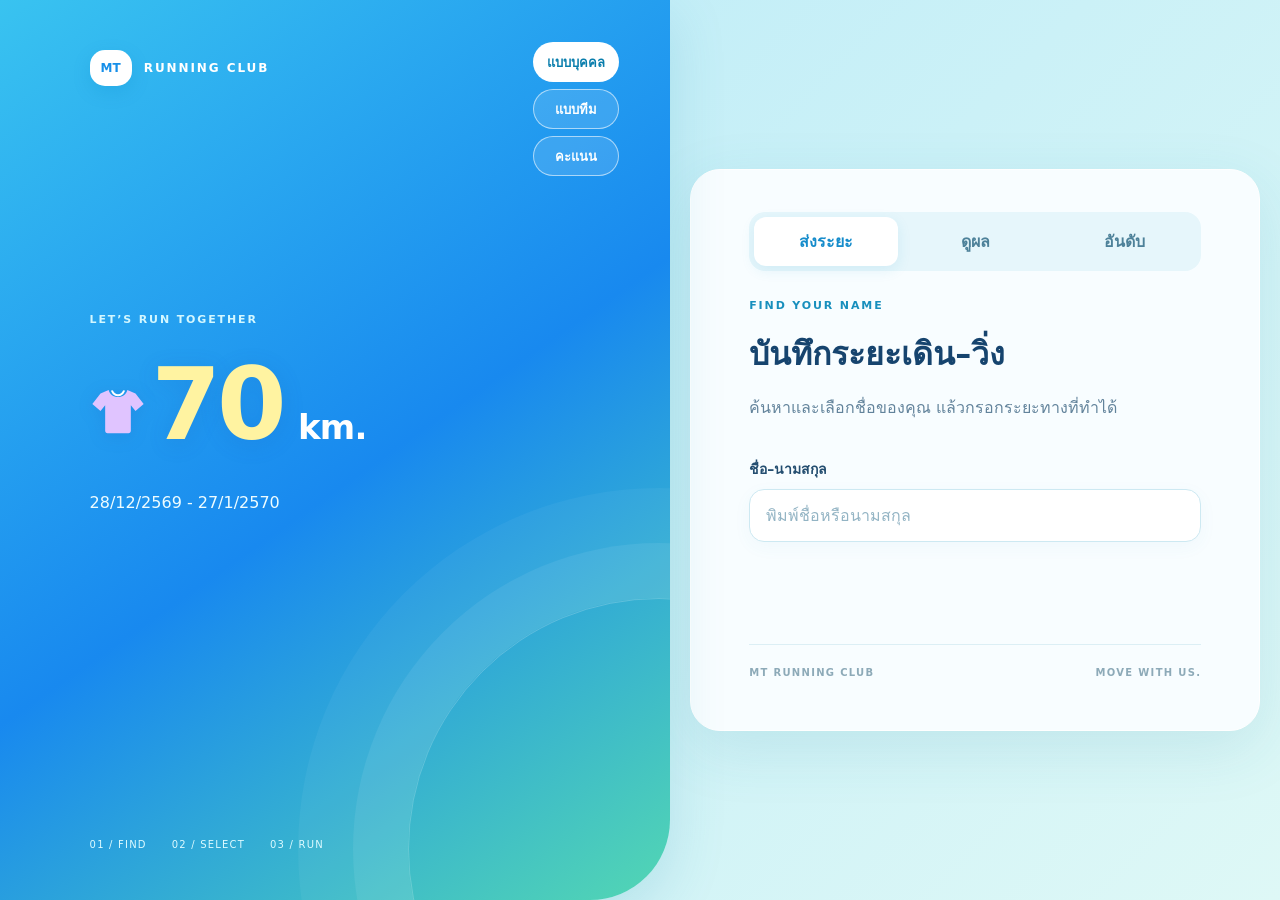
<file: index.html>
<!doctype html>
<html lang="th"><head><meta charset="utf-8"><meta name="viewport" content="width=device-width,initial-scale=1"><meta name="theme-color" content="#24a9ed"><title>MT Running Club | บันทึกระยะทาง</title><link rel="stylesheet" href="style.css?v=blue-52"></head>
<body><main class="layout"><section class="intro"><div class="brand"><span class="mark">MT</span> RUNNING CLUB</div><nav class="mode-switch" aria-label="เลือกประเภท"><button type="button" id="individual-toggle" class="mode-button active" aria-pressed="true">แบบบุคคล</button><button type="button" id="team-toggle" class="mode-button" aria-pressed="false">แบบทีม</button><button type="button" id="score-toggle" class="mode-button" aria-pressed="false">คะแนน</button></nav><p class="eyebrow" id="hero-eyebrow">LET’S RUN TOGETHER</p><h1 id="hero-title"><svg class="hero-shirt" viewBox="0 0 48 48" aria-hidden="true" focusable="false"><path fill="currentColor" d="M16 6 9 9 2 18l7 6 4-5v22c0 1.1.9 2 2 2h18c1.1 0 2-.9 2-2V19l4 5 7-6-7-9-7-3c-1 4-4 6-8 6s-7-2-8-6Z"/><path d="M19 7c1.1 2.5 2.8 3.5 5 3.5s3.9-1 5-3.5" fill="none" stroke="#ffffff" stroke-width="1.7" stroke-linecap="round"/></svg><span class="hero-number">70</span><span class="hero-caption"> km.</span></h1><p class="lead" id="hero-lead">28/12/2569 - 27/1/2570</p><div class="track"><span>01 / FIND</span><span>02 / SELECT</span><span>03 / RUN</span></div></section><section class="panel"><div id="individual-ui"><nav class="tabs" aria-label="เมนูหลัก"><button type="button" class="tab active" id="tab-submit" aria-controls="submit-panel" aria-current="page">ส่งระยะ</button><button type="button" class="tab" id="tab-results" aria-controls="results-panel">ดูผล</button><button type="button" class="tab" id="tab-ranking" aria-controls="individual-ranking-panel">อันดับ</button></nav><div id="submit-panel"><p class="eyebrow">FIND YOUR NAME</p><h2>บันทึกระยะเดิน–วิ่ง</h2><p class="hint">ค้นหาและเลือกชื่อของคุณ แล้วกรอกระยะทางที่ทำได้</p><label for="search">ชื่อ–นามสกุล</label><input id="search" type="search" autocomplete="off" placeholder="พิมพ์ชื่อหรือนามสกุล" maxlength="150"><p id="status" role="status" aria-live="polite"></p><div id="results" class="results" aria-label="รายชื่อที่ค้นพบ"></div><div id="selected" class="selected" hidden><span>รายชื่อที่เลือก</span><strong id="selected-name"></strong><p id="total"></p></div><form id="distance-form" hidden><div class="photo-section"><label for="screenshot">ภาพสรุปการเดิน–วิ่ง (จำเป็น)</label><input id="screenshot" type="file" accept="image/*" required><p class="photo-hint">เลือกรูปหน้าจอเพื่ออ่านระยะทาง รูปอาจถูกส่งไป Google Gemini เพื่อช่วยอ่านค่า กรุณาตรวจสอบก่อนบันทึก รูปจะถูกบีบอัดและบันทึกใน Google Drive</p><img id="photo-preview" alt="ภาพที่เลือก" hidden><p id="ocr-status" role="status" aria-live="polite"></p></div><label for="distance">ระยะทางที่ทำได้ (กิโลเมตร)</label><input id="distance" name="distance" type="number" min="0.01" step="0.01" max="1000" inputmode="decimal" placeholder="เช่น 5.25" required><p class="photo-hint">ตรวจสอบระยะทางให้ถูกต้องก่อนบันทึก</p><p class="submission-warning">ห้ามส่งผลย้อนหลัง!!</p><button type="submit">บันทึกระยะทาง <span>↗</span></button><p id="save-status" role="status" aria-live="polite"></p></form></div><div id="results-panel" hidden><p class="eyebrow">YOUR PROGRESS</p><h2>ดูผลระยะสะสม</h2><p class="hint">ค้นหาและเลือกชื่อเพื่อดูระยะเดิน–วิ่งสะสม</p><label for="progress-search">ชื่อ–นามสกุล</label><input id="progress-search" type="search" autocomplete="off" placeholder="พิมพ์ชื่อหรือนามสกุล" maxlength="150"><p id="progress-status" role="status" aria-live="polite"></p><div id="progress-results" class="results" aria-label="รายชื่อที่ค้นพบ"></div><div id="progress-selected" class="progress-card" hidden><span>ระยะเดิน–วิ่งสะสม</span><strong id="progress-total"></strong><p id="progress-name"></p><p id="progress-goal-text"></p><div class="team-progress"><div id="progress-goal-bar"></div></div></div></div><section id="individual-ranking-panel" hidden><p class="eyebrow">INDIVIDUAL LEADERBOARD</p><h2>อันดับบุคคล</h2><p class="hint">จัดอันดับจากระยะสะสม แตะชื่อเพื่อดูประวัติและภาพ</p><div class="team-goal individual-goal"><span>รวมพลังทุกก้าว ไปให้ถึง</span><strong>70 กม.</strong></div><p id="individual-ranking-status" role="status" aria-live="polite"></p><div id="individual-ranking-list" class="ranking-list"></div><button type="button" id="individual-ranking-refresh" class="secondary-button">อัปเดตอันดับ ↻</button></section></div><div id="team-ui" hidden>
<nav class="tabs" aria-label="เมนูแบบทีม"><button type="button" class="tab active" id="team-submit-tab" aria-current="page">ส่ง kcal</button><button type="button" class="tab" id="team-ranking-tab">อันดับทีม</button></nav>
<section id="team-entry"><p class="eyebrow">TEAM CHALLENGE</p><h2>ส่ง kcal ที่ใช้</h2><p class="hint">ค้นหาและเลือกชื่อ ตรวจสอบทีม แล้วบันทึก kcal ที่ใช้ทั้งวัน</p><button type="button" id="kcal-rules-open" class="rules-open">ดูกติกา kcal</button><label for="team-search">ชื่อ–นามสกุล</label><input id="team-search" type="search" autocomplete="off" placeholder="พิมพ์ชื่อหรือนามสกุล" maxlength="150"><p id="team-search-status" role="status" aria-live="polite"></p><div id="team-results" class="results"></div><div id="team-person" class="selected" hidden><span>รายชื่อที่เลือก</span><strong id="team-person-name"></strong><p id="team-person-team"></p></div><form id="team-form" hidden><div class="photo-section"><label for="team-photo">ภาพสรุป kcal (จำเป็น)</label><input id="team-photo" type="file" accept="image/*" required><p class="photo-hint">รูปอาจถูกส่งไป Google Gemini เพื่อช่วยอ่านค่า กรุณาตรวจสอบว่าไม่รวม BMR ก่อนบันทึก รูปจะถูกบีบอัดและบันทึกใน Google Drive พร้อมลิงก์สำหรับเปิดดูย้อนหลัง</p><img id="team-photo-preview" alt="ภาพ kcal ที่เลือก" hidden><p id="team-photo-status" role="status" aria-live="polite"></p></div><label for="team-kcal">พลังงานที่ใช้ทั้งวัน (kcal)</label><input id="team-kcal" name="kcal" type="number" min="1" step="1" inputmode="numeric" placeholder="เช่น 800" aria-describedby="team-kcal-warning team-kcal-error" required><p id="team-kcal-warning" class="kcal-warning">ไม่ส่งค่า kcal ขณะพัก (BMR) หากเกิน 1,500 kcal ต้องรออนุมัติจากคณะกรรมการ</p><p id="team-kcal-error" class="kcal-error" role="status" aria-live="polite"></p><label for="team-activity">กิจกรรมที่ทำ</label><input id="team-activity" name="activity" type="text" maxlength="150" placeholder="เช่น เดิน วิ่ง ปั่นจักรยาน" required><div class="activity-suggestions" aria-label="เลือกกิจกรรมที่ทำ"><button type="button" class="activity-suggestion" data-activity="เดิน" aria-pressed="false">เดิน</button><button type="button" class="activity-suggestion" data-activity="วิ่ง" aria-pressed="false">วิ่ง</button><button type="button" class="activity-suggestion" data-activity="ปั่นจักรยาน" aria-pressed="false">ปั่นจักรยาน</button><button type="button" class="activity-suggestion" data-activity="ว่ายน้ำ" aria-pressed="false">ว่ายน้ำ</button><button type="button" class="activity-suggestion" data-activity="ฟุตบอล" aria-pressed="false">ฟุตบอล</button><button type="button" class="activity-suggestion" data-activity="แบดมินตัน" aria-pressed="false">แบดมินตัน</button><button type="button" class="activity-suggestion" data-activity="กระโดดเชือก" aria-pressed="false">กระโดดเชือก</button></div><p class="photo-hint">ตรวจสอบข้อมูลก่อนบันทึก</p><p class="submission-warning">ห้ามส่งผลย้อนหลัง!!</p><button type="submit">บันทึก kcal <span>↗</span></button><p id="team-save-status" role="status" aria-live="polite"></p></form></section>
<section id="team-ranking" hidden><p class="eyebrow">TEAM LEADERBOARD</p><h2>อันดับทีม</h2><p class="hint">อันดับทีมตาม kcal สะสม แตะชื่อทีมเพื่อดูสมาชิกและอันดับในทีม</p><div class="team-goal"><span>เป้าหมายของแต่ละทีม</span><strong>70,000 kcal</strong><span>สะสมเกินเป้าหมายได้</span></div><p id="ranking-status" role="status" aria-live="polite"></p><div id="ranking-list" class="ranking-list"></div><button id="ranking-refresh" class="secondary-button" type="button">อัปเดตอันดับ ↻</button></section><p id="team-demo-note" class="demo-note" hidden>ตัวอย่างหน้าจอ • ข้อมูลตัวอย่างสำหรับดูรูปแบบเท่านั้น</p></div><section id="score-ui" hidden><nav class="tabs" aria-label="เมนูคะแนน"><button type="button" class="tab active" id="score-search-tab" aria-current="page">ค้นหา</button><button type="button" class="tab" id="score-ranking-tab">อันดับ</button></nav><section id="score-search-panel"><p class="eyebrow">YOUR POINTS</p><h2>ค้นหาคะแนน</h2><p class="hint">ค้นหาและเลือกชื่อเพื่อดูคะแนนสะสมและรายการคะแนน</p><label for="score-search">ชื่อ–นามสกุล</label><input id="score-search" type="search" autocomplete="off" placeholder="พิมพ์ชื่อหรือนามสกุล" maxlength="150"><p id="score-search-status" role="status" aria-live="polite"></p><div id="score-results" class="results"></div><div id="score-selected" class="progress-card" hidden><span>คะแนนสะสม</span><strong id="score-total"></strong><p id="score-name"></p></div><section id="score-activity" class="history-section" hidden><h3>รายการคะแนน</h3><p id="score-activity-status" class="history-status" role="status"></p><div id="score-activity-list" class="history-list"></div></section></section><section id="score-ranking-panel" hidden><p class="eyebrow">POINT LEADERBOARD</p><h2>อันดับคะแนน</h2><p class="hint">จัดอันดับจากคะแนนสะสมของแต่ละคน</p><p id="score-ranking-status" role="status" aria-live="polite"></p><div id="score-ranking-list" class="ranking-list"></div><button type="button" id="score-ranking-refresh" class="secondary-button">อัปเดตอันดับ ↻</button></section></section><p class="footer">MT RUNNING CLUB <span>MOVE WITH US.</span></p></section></main><dialog id="kcal-rules" class="rules-dialog" aria-labelledby="kcal-rules-title" aria-describedby="kcal-rules-intro"><div class="rules-header"><span class="rules-kicker">TEAM CHALLENGE</span><h2 id="kcal-rules-title">กติกาการบันทึก kcal</h2><p id="kcal-rules-intro">ก่อนส่งข้อมูล กรุณาตรวจสอบตามกติกา</p></div><div class="rules-content"><ol class="rules-list"><li>กิจกรรมเป็นการบันทึกแคลอรี (kcal)</li><li>บันทึก kcal <strong>ไม่รวมค่า BMR</strong> (เผาผลาญขณะพัก)</li><li>ถ้าเกิน 1,500 kcal <strong>ต้องรออนุมัติจากคณะกรรมการ</strong></li></ol><h3>ตัวอย่างการดูค่า kcal</h3><p class="rules-example-hint">แตะภาพเพื่อดูขนาดเต็ม</p><div class="rules-examples"><figure><a href="assets/bmr/94082.jpg" target="_blank" rel="noopener noreferrer"><img src="assets/bmr/94082.jpg" alt="ตัวอย่างพลังงานรวมที่มีการเผาผลาญขณะพัก แสดงส่วน BMR ที่ไม่ให้ส่ง" loading="lazy"></a><figcaption>ค่าเผาผลาญขณะพัก (BMR) ไม่ให้นำมาส่ง</figcaption></figure><figure><a href="assets/bmr/94390.jpg" target="_blank" rel="noopener noreferrer"><img src="assets/bmr/94390.jpg" alt="ตัวอย่างที่แสดงค่าใช้งาน 432 แคลอรี และค่าขณะพักแยกกัน" loading="lazy"></a><figcaption>ส่งเฉพาะค่าใช้งาน เช่น 432 kcal</figcaption></figure><figure><a href="assets/bmr/S__18374692.jpg" target="_blank" rel="noopener noreferrer"><img src="assets/bmr/S__18374692.jpg" alt="ตัวอย่างแอปแสดงพลังงานเคลื่อนไหว 450 จากเป้าหมาย 1,230 กิโลแคลอรี และพลังงานรวมทั้งหมด 2,069 กิโลแคลอรี" loading="lazy"></a><figcaption><strong>ส่ง 450 kcal</strong> จากค่าเคลื่อนไหวในกรอบสีเขียว ส่วน 1,230 เป็นเป้าหมาย และ 2,069 เป็นพลังงานรวม ไม่ใช่ค่าที่ส่ง</figcaption></figure><figure><a href="assets/bmr/684095.jpg" target="_blank" rel="noopener noreferrer"><img src="assets/bmr/684095.jpg" alt="ตัวอย่างแอปแสดง 519 จากเป้าหมาย 400 แคลอรี และค่าเฉลี่ยสัปดาห์ก่อน 470 แคลอรี" loading="lazy"></a><figcaption>ภาพนี้แสดง <strong>519 kcal ปัจจุบัน</strong> ส่วน 400 เป็นเป้าหมาย และ 470 เป็นค่าเฉลี่ยสัปดาห์ก่อน ให้ตรวจสอบในแอปว่า 519 เป็นพลังงานจากกิจกรรมที่ไม่รวม BMR ก่อนส่ง</figcaption></figure><figure><a href="assets/bmr/S__18374684.jpg" target="_blank" rel="noopener noreferrer"><img src="assets/bmr/S__18374684.jpg" alt="ตัวอย่างหน้าการเคลื่อนไหว แสดง 249 กิโลแคลอรีระหว่างเวลา 21 ถึง 22 นาฬิกา และความคืบหน้า 1,625 จากเป้าหมาย 270 กิโลแคลอรี" loading="lazy"></a><figcaption><strong>ค่าที่ให้ส่ง: ค่าเคลื่อนไหวที่ไม่รวม BMR</strong> ภาพนี้แสดง 249 kcal สำหรับช่วง 21:00–22:00 ส่วน 1,625 kcal เป็นค่าเคลื่อนไหวสะสมทั้งวัน และ 270 kcal เป็นเป้าหมาย ไม่ใช่ค่าที่ส่ง หากส่งยอดสะสม 1,625 kcal รายการจะรออนุมัติจากคณะกรรมการ และไม่ควรส่งซ้ำกับช่วงเวลาที่เคยส่งแล้ว</figcaption></figure></div></div><div class="rules-footer"><button type="button" id="kcal-rules-close">เข้าใจแล้ว ไปบันทึก kcal</button></div></dialog><script src="config.js"></script><script src="photo-viewer.js?v=3"></script><script src="success-dialog.js?v=2"></script><script src="app.js?v=20261125-22"></script><script src="team.js?v=27"></script><script src="score.js?v=1"></script><script src="loading.js?v=1"></script></body></html>
</file>
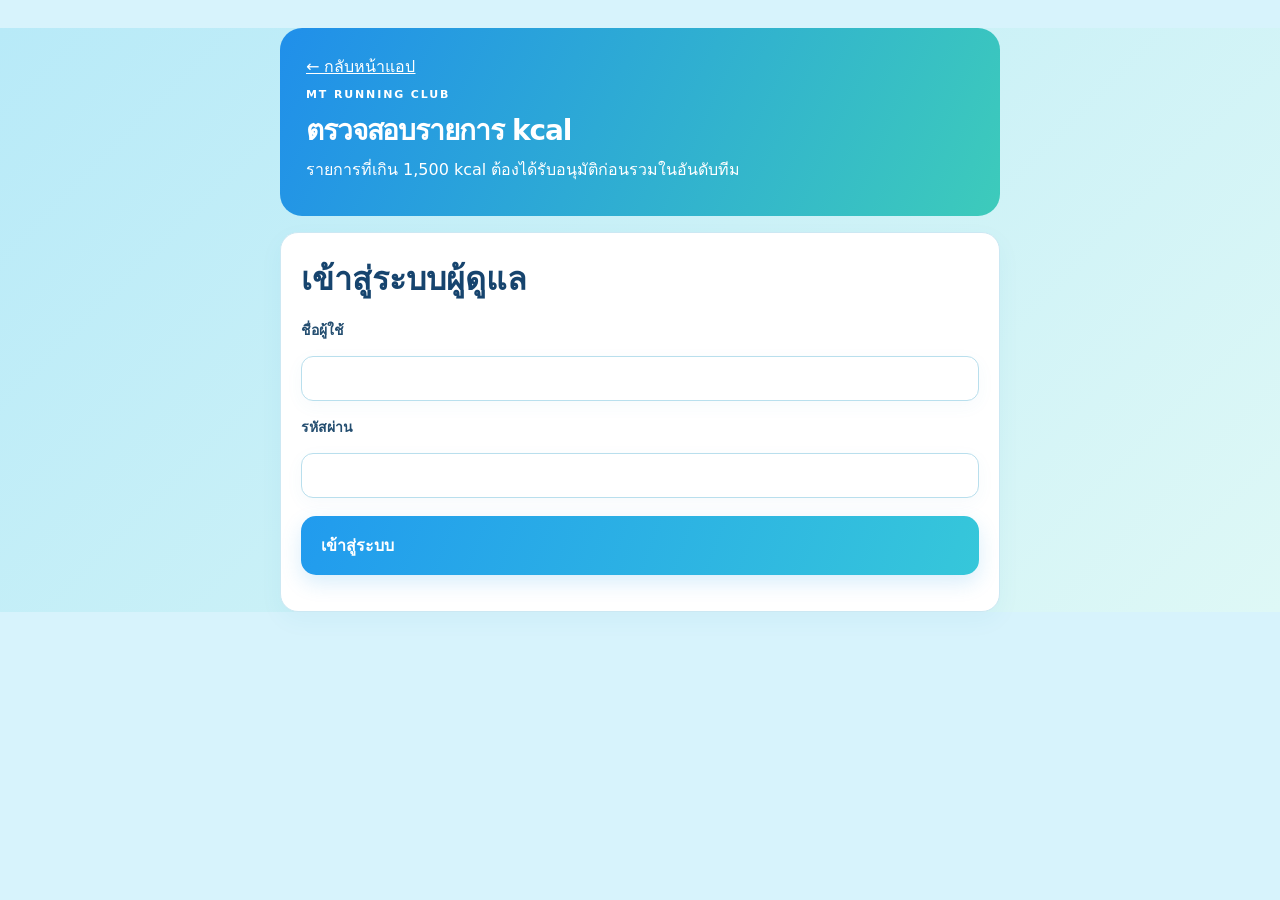
<file: admin_mt70.html>
<!doctype html>
<html lang="th"><head><meta charset="utf-8"><meta name="viewport" content="width=device-width,initial-scale=1"><meta name="theme-color" content="#24a9ed"><title>ผู้ดูแล | MT Running Club</title><link rel="stylesheet" href="style.css?v=blue-49"></head>
<body><main class="admin-layout"><header class="admin-header"><a href="index.html">← กลับหน้าแอป</a><p class="eyebrow">MT RUNNING CLUB</p><h1>ตรวจสอบรายการ kcal</h1><p>รายการที่เกิน 1,500 kcal ต้องได้รับอนุมัติก่อนรวมในอันดับทีม</p></header>
<section class="admin-card" id="admin-login"><h2>เข้าสู่ระบบผู้ดูแล</h2><form id="admin-login-form"><label for="admin-user">ชื่อผู้ใช้</label><input id="admin-user" autocomplete="username" required><label for="admin-password">รหัสผ่าน</label><input id="admin-password" type="password" autocomplete="current-password" required><button type="submit">เข้าสู่ระบบ</button></form><p id="admin-login-status" role="status"></p></section>
<section id="admin-panel" hidden><div class="admin-toolbar"><div><h2>รายการตรวจสอบ</h2><p>ตรวจสอบภาพและกิจกรรมก่อนพิจารณา</p></div><button id="admin-logout" type="button" class="secondary-button">ออกจากระบบ</button></div><button id="admin-refresh" type="button" class="secondary-button">อัปเดตรายการ ↻</button><p id="admin-status" role="status" aria-live="polite"></p><div id="admin-list" class="admin-list"></div></section></main>
<script src="config.js"></script><script src="photo-viewer.js?v=3"></script><script src="admin_mt70.js?v=4"></script></body></html>
</file>
<file: style.css>
:root{font-family:system-ui,-apple-system,sans-serif;color:#182620;background:#f1f3eb}*{box-sizing:border-box}body{margin:0}.layout{min-height:100vh;display:grid;grid-template-columns:1.1fr 1fr}.intro{background:#183f31;color:#fff;padding:50px clamp(32px,7vw,110px);display:flex;flex-direction:column;position:relative;overflow:hidden}.intro:after{content:'';position:absolute;width:500px;height:500px;border:1px solid #ffffff20;border-radius:50%;right:-240px;bottom:-200px;box-shadow:0 0 0 55px #ffffff08,0 0 0 110px #ffffff08}.brand{font-size:12px;font-weight:800;letter-spacing:.18em;display:flex;align-items:center;gap:12px}.mark{background:#d7f55c;color:#183f31;padding:11px;letter-spacing:0;border-radius:50%}.eyebrow{font-size:11px;font-weight:800;letter-spacing:.17em;color:#8aa99a}.intro>.eyebrow{margin-top:auto;color:#d7f55c}h1{font-size:clamp(56px,7vw,100px);line-height:1.1;letter-spacing:-.04em;margin:18px 0}h1 span{color:#d7f55c}.lead{color:#c3d3ca;line-height:1.7}.track{display:flex;gap:25px;margin-top:auto;padding-top:80px;font-size:10px;letter-spacing:.12em;color:#a5bfb0}.panel{align-self:center;justify-self:center;width:min(100%,570px);padding:65px clamp(30px,7vw,90px)}h2{font-size:32px;margin:16px 0 8px}.hint{color:#718077;margin-bottom:38px}label{display:block;font-size:14px;font-weight:700;margin:20px 0 9px}input{width:100%;background:#fff;border:1px solid #d6dfd6;border-radius:8px;padding:16px;font:inherit;outline:none}input:focus{border-color:#35755a;box-shadow:0 0 0 3px #35755a20}button{margin-top:28px;width:100%;padding:17px 20px;border:0;border-radius:8px;background:#1b4b38;color:#fff;font:inherit;font-weight:700;cursor:pointer;display:flex;justify-content:space-between}button:disabled{opacity:.6;cursor:wait}#status{min-height:24px;color:#285d43;font-size:14px;line-height:1.5}.footer{border-top:1px solid #d7dfd6;margin-top:50px;padding-top:22px;font-size:10px;font-weight:800;letter-spacing:.13em;color:#7d8c80;display:flex;justify-content:space-between}@media(max-width:700px){.layout{grid-template-columns:1fr}.intro{min-height:380px;padding:30px}.intro>.eyebrow{margin-top:65px}.track{padding-top:40px}.panel{padding:45px 30px}}

.results{display:grid;gap:8px}.result{margin:0;display:flex;flex-direction:column;align-items:flex-start;gap:5px;background:#fff;color:#183f31;border:1px solid #d6dfd6;text-align:left}.result:hover,.result:focus-visible{border-color:#35755a;background:#f5f9ed}.result span{font-size:13px;font-weight:400;color:#718077}.selected{padding:20px;background:#e3efd8;border-radius:8px}.selected span{display:block;font-size:12px;color:#58735e}.selected strong{display:block;margin-top:8px}.selected p{margin:5px 0 0;color:#58735e;font-size:14px}

/* A compact header keeps the search field within reach on phones. */
@media (max-width: 700px) {
  .layout { display: block; min-height: 100dvh; }
  .intro { min-height: 0; padding: max(20px, env(safe-area-inset-top)) 24px 22px; }
  .intro:after { width: 220px; height: 220px; right: -135px; bottom: -155px; }
  .intro > .eyebrow { margin: 22px 0 0; font-size: 10px; }
  .intro h1 { font-size: clamp(32px, 9vw, 44px); line-height: 1.15; margin: 8px 0; }
  .intro h1 br { display: none; }
  .intro h1 span { margin-left: .2em; }
  .lead { font-size: 14px; margin: 3px 0 0; }
  .track { display: none; }
  .panel { width: 100%; max-width: 570px; margin: 0 auto; padding: 24px 24px max(28px, env(safe-area-inset-bottom)); }
  .panel > .eyebrow { margin: 0; }
  h2 { font-size: 26px; margin: 8px 0 4px; }
  .hint { margin: 0 0 20px; font-size: 14px; line-height: 1.5; }
  label { margin-top: 16px; }
  input { min-height: 52px; font-size: 16px; }
  button { min-height: 52px; }
  .result { min-height: 60px; }
  #status:empty { min-height: 0; margin: 0; }
  #save-status { font-size: 14px; line-height: 1.5; }
  .footer { margin-top: 34px; }
}

.photo-section{margin-top:20px;padding:16px;border:1px solid #d6dfd6;border-radius:10px;background:#f9fbf5}.photo-section label{margin:0 0 10px}.photo-section input[type=file]{padding:10px;background:#fff;max-width:100%;font-size:14px}.photo-section input::file-selector-button{background:#e3efd8;color:#183f31;border:0;border-radius:6px;padding:8px 12px;font:inherit;font-weight:700;margin-right:10px}.photo-hint{font-size:13px;line-height:1.5;color:#657a6e;margin:8px 0}.photo-section img{display:block;max-width:100%;max-height:260px;border-radius:8px;margin-top:12px;object-fit:contain}.photo-section img[hidden]{display:none}#ocr-status{font-size:14px;line-height:1.5;color:#285d43;margin:8px 0 0}#ocr-status:empty{display:none}

.tabs{display:flex;gap:6px;background:#e2e9dd;border-radius:11px;padding:5px;margin-bottom:28px}.tab{margin:0;display:block;text-align:center;min-height:48px;background:transparent;color:#567364;padding:12px;border-radius:8px}.tab.active{background:#1b4b38;color:#fff}.tab:focus-visible{outline:3px solid #9ec6ac;outline-offset:2px}.progress-card{background:#e3efd8;padding:24px;border-radius:12px;margin-top:12px}.progress-card span{font-size:13px;color:#58735e}.progress-card strong{display:block;font-size:36px;color:#183f31;margin:8px 0}.progress-card p{margin:4px 0;color:#58735e;font-size:14px}#progress-status{min-height:24px;color:#285d43;font-size:14px;line-height:1.5}@media(max-width:700px){.tabs{margin-bottom:22px}#progress-status:empty{min-height:0;margin:0}}

.team-link{position:absolute;top:60px;right:clamp(32px,7vw,110px);color:#d7f55c;font-size:13px;text-decoration:underline;text-underline-offset:4px;z-index:1}.team-link:focus-visible{outline:2px solid #d7f55c;outline-offset:4px}@media(max-width:700px){.team-link{top:31px;right:24px}}
.mode-switch{display:flex;flex-wrap:wrap;gap:7px;position:relative;z-index:1;margin-top:22px}.mode-switch .mode-button{display:block;width:auto;min-height:40px;margin:0;padding:8px 13px;border:1px solid #ffffff91;border-radius:999px;background:#ffffff20;color:#fff;font-size:13px;font-weight:700;box-shadow:none;white-space:nowrap}.mode-switch .mode-button.active{background:#fff;color:#087dac}.mode-switch .mode-button:disabled{opacity:.65;cursor:default}.mode-switch .mode-button:focus-visible{outline:3px solid #fff;outline-offset:3px}
.mode-switch{position:absolute;top:42px;right:clamp(20px,4vw,60px);margin:0;flex-direction:column;flex-wrap:nowrap;align-items:stretch}.mode-switch .mode-button{text-align:center}.intro>.eyebrow,.intro h1,.intro .lead{margin-right:125px}
#hero-title span{margin-left:0}
#hero-title .hero-number{display:block;color:#fff3a1;font-size:clamp(76px,11vw,150px);line-height:.9;letter-spacing:-.04em;text-shadow:0 4px 22px #175ab52b}#hero-title .hero-caption{display:block;margin-top:10px;color:#fff;font-size:.6em;line-height:1.2;letter-spacing:-.02em}
.team-goal{background:#1b4b38;color:#fff;padding:20px;border-radius:12px}.team-goal span{display:block;font-size:12px;color:#b9d1c2}.team-goal strong{display:block;font-size:23px;margin:8px 0 15px}.goal-bar{height:8px;background:#ffffff30;border-radius:20px;overflow:hidden}.goal-bar div{height:100%;width:0;background:#d7f55c;border-radius:20px}.ranking-list{display:grid;gap:9px}.ranking-row{display:flex;align-items:center;gap:14px;background:#fff;border:1px solid #d6dfd6;border-radius:10px;padding:16px}.ranking-position{width:36px;height:36px;display:grid;place-items:center;background:#e6efd7;border-radius:50%;font-weight:800;color:#24563d}.ranking-info{flex:1;min-width:0}.ranking-info strong{display:block;overflow-wrap:anywhere}.ranking-info small{color:#718077}.ranking-value{font-weight:800;white-space:nowrap;color:#24563d}.secondary-button{background:#e3efd8;color:#1b4b38;justify-content:center}.demo-note{background:#fff5d6;color:#775b16;border-radius:8px;padding:10px 12px;font-size:13px;line-height:1.5}#team-search-status,#team-save-status,#ranking-status{font-size:14px;line-height:1.5;color:#285d43}#team-search-status:empty,#ranking-status:empty{display:none}

/* Blue and mint mobile theme */
:root{color:#173b60;background:#d7f3fc}
body{background:linear-gradient(135deg,#b8eaf8,#def8f6)}
.layout{max-width:1440px;margin:auto}
.intro{background:linear-gradient(145deg,#39c3f0 0%,#1889ef 53%,#53d7b3 100%);border-radius:0 0 80px 0;box-shadow:0 18px 55px #1888b22b}
.intro:after{border-color:#ffffff35;box-shadow:0 0 0 55px #ffffff12,0 0 0 110px #ffffff0b}
.brand{letter-spacing:.16em}.mark{background:#ffffff;color:#168fe9;border-radius:15px;box-shadow:0 6px 18px #037fc32e}
.intro>.eyebrow{color:#d3f7ff}.intro h1 span{color:#d5fff3}.lead{color:#edfcff}.track{color:#dcfaff}
.team-link{color:#fff;text-decoration:none;border:1px solid #ffffff80;border-radius:100px;padding:8px 15px;top:48px;background:#ffffff20}
.team-link:focus-visible{outline-color:#fff}
.panel{background:#f8fdff;border:1px solid #fff;border-radius:30px;box-shadow:0 18px 60px #2586ab20;padding:42px clamp(30px,5vw,58px);margin:32px}
.eyebrow{color:#188fbd}h2{color:#16446e}.hint,.photo-hint{color:#62839b}
label{color:#244e70}input{border:1px solid #cde9f2;border-radius:15px;background:#fff;color:#173b60;box-shadow:0 5px 18px #459bbb0c}input::placeholder{color:#93b4c4}input:focus{border-color:#1aa8e6;box-shadow:0 0 0 4px #29b9ed24}
button{border-radius:15px;background:linear-gradient(110deg,#219bee,#36c7da);box-shadow:0 8px 20px #219ee52c}
button:focus-visible{outline:3px solid #80d9ef;outline-offset:3px}
.tabs{background:#e6f6fb;border-radius:16px;padding:5px}.tab{flex:1 1 0;min-width:0;white-space:nowrap;color:#4d8199;box-shadow:none;border-radius:12px;padding:12px 4px}.tab.active{background:#fff;color:#168ccb;box-shadow:0 4px 14px #1a95c61b}
.result{background:#fff;color:#17466a;border-color:#cde9f2;box-shadow:0 4px 14px #2996b812}.result:hover,.result:focus-visible{border-color:#55c2e4;background:#f1fbfe}.result span{color:#668aa0}
.selected,.progress-card{background:linear-gradient(120deg,#e6f8ff,#dcf9f1);border:1px solid #c5edf2;border-radius:17px}.selected span,.selected p,.progress-card span,.progress-card p{color:#60879b}.progress-card strong{color:#138fc5}
.progress-card .progress-rank{display:inline-block;margin:10px 0 4px;padding:7px 14px;background:#087eae;color:#fff;border-radius:999px;font-weight:800;font-size:15px}
.history-section{margin-top:28px}.history-section h3{margin:0;color:#16446e;font-size:20px}.history-hint,.history-status{font-size:13px;color:#62839b;line-height:1.5}.history-hint{margin:5px 0 14px}.history-status:empty{display:none}.history-list{display:grid;gap:9px}.history-row{display:flex;align-items:center;justify-content:space-between;gap:12px;padding:15px 16px;background:#fff;border:1px solid #d2ebf4;border-radius:15px}.history-details{min-width:0}.history-details strong,.history-details span{display:block}.history-details strong{color:#16446e;font-size:17px}.history-details span{color:#62839b;font-size:13px;margin-top:4px}.history-photo{flex-shrink:0;color:#087eae;background:#e0f5fb;padding:9px 12px;border-radius:10px;font-size:14px;font-weight:700;text-decoration:none}.history-photo:focus-visible{outline:3px solid #80d9ef;outline-offset:2px}.history-no-photo{color:#7996a6;font-size:13px;white-space:nowrap}
.score-activity-name{min-width:0;overflow-wrap:anywhere;color:#17466a;font-size:15px}#score-search-status,#score-ranking-status{color:#275e7a;font-size:14px;line-height:1.5}#score-search-status:empty,#score-ranking-status:empty{display:none}
#team-person #team-person-team,#team-results .result span{display:inline-block;margin-top:10px;padding:7px 15px;border-radius:999px;background:#087eae;color:#fff;font-size:16px;font-weight:800;line-height:1.4}
#team-results .result span{margin-top:3px}
.photo-section{background:#edf9fd;border-color:#cfedf5;border-radius:17px}.photo-section input::file-selector-button{background:#d8f3fb;color:#1684b3;border-radius:10px}
#status,#save-status,#progress-status,#ocr-status,#team-search-status,#team-save-status,#ranking-status{color:#275e7a}
.team-goal{background:linear-gradient(120deg,#168eea,#45d5bc);border-radius:18px;box-shadow:0 10px 25px #1fa9d62b}.team-goal span{color:#e2fbff}.goal-bar div{background:#c4fff0}
.individual-goal strong{font-size:38px;line-height:1.15}
.ranking-row{border-color:#d2ebf4;border-radius:16px;box-shadow:0 5px 15px #248aad0d}.ranking-position{background:#dff6fc;color:#168ec1}.ranking-info small{color:#7292a2}.ranking-value{color:#148fb9}.secondary-button{background:#dff5fb;color:#198ab7;box-shadow:none}
.ranking-list{margin-top:14px}.ranking-info small{display:block;margin-top:5px}.team-progress{height:7px;background:#e3f3f8;border-radius:20px;margin-top:8px;overflow:hidden}.team-progress div{height:100%;background:linear-gradient(90deg,#229fee,#46d4bb);border-radius:20px}.ranking-value{font-size:14px}
.team-ranking-summary{cursor:pointer;list-style:none}.team-ranking-summary::-webkit-details-marker{display:none}.team-ranking-summary:focus-visible{outline:3px solid #80d9ef;outline-offset:3px}.team-expand-icon{color:#168ec1;font-size:22px;line-height:1;transition:transform .2s}.team-ranking-group[open] .team-expand-icon{transform:rotate(180deg)}.team-members{margin:0 7px;padding:15px 13px 12px;background:#eaf8fc;border:1px solid #d2ebf4;border-top:0;border-radius:0 0 15px 15px}.team-members-heading{margin:0 0 10px;color:#24627e;font-size:14px;font-weight:800}.team-members-status{margin:4px 0;color:#62839b;font-size:14px}.team-members-list{list-style:none;margin:0;padding:0;display:grid;gap:6px}.team-member-row{display:flex;align-items:center;gap:10px;padding:10px;background:#fff;border-radius:11px}.team-member-position{flex:none;width:27px;height:27px;display:grid;place-items:center;border-radius:50%;background:#dff6fc;color:#168ec1;font-size:13px;font-weight:800}.team-member-name{flex:1;min-width:0;overflow-wrap:anywhere;color:#17466a;font-size:14px;font-weight:600}.team-member-value{flex:none;white-space:nowrap;color:#148fb9;font-size:13px}
.team-average-hint{margin:-4px 0 10px;color:#62839b;font-size:12px}.team-member-details{flex:1;min-width:0}.team-member-name,.team-member-average{display:block}.team-member-average{margin-top:3px;color:#5c8395;font-size:12px;line-height:1.4}
.kcal-warning,.kcal-error{color:#bc2636;font-size:14px;font-weight:700;line-height:1.5}.kcal-warning{margin:8px 0}.kcal-error{margin:6px 0}.kcal-error:empty{display:none}
.submission-warning{margin:10px 0;color:#bc2636;font-size:15px;font-weight:800;line-height:1.5}
.activity-suggestions{display:flex;flex-wrap:wrap;gap:7px;margin-top:10px}.activity-suggestions .activity-suggestion{display:block;width:auto;min-height:38px;margin:0;padding:8px 12px;border:1px solid #b9dfed;border-radius:999px;background:#e9f7fb;color:#176b91;font-size:14px;font-weight:700;line-height:1.2;text-align:center;box-shadow:none}.activity-suggestions .activity-suggestion.active{background:#168ec1;border-color:#168ec1;color:#fff}.activity-suggestions .activity-suggestion:focus-visible{outline:3px solid #80d9ef;outline-offset:2px}
.rules-open{display:inline-flex;width:auto;min-height:0;margin:0 0 18px;padding:8px 14px;border:1px solid #b9dfed;border-radius:999px;background:#e9f7fb;color:#176b91;font-size:14px;box-shadow:none}
.rules-dialog{width:min(92vw,560px);max-width:560px;max-height:min(90dvh,850px);padding:0;border:0;border-radius:22px;background:#fff;color:#17466a;box-shadow:0 24px 70px #102b3b70;overflow:hidden}.rules-dialog[open]{display:flex;flex-direction:column}.rules-dialog::backdrop{background:#102b3bbd}.rules-header{padding:22px 22px 16px;background:linear-gradient(120deg,#168eea,#36c9c5);color:#fff}.rules-kicker{font-size:11px;font-weight:800;letter-spacing:.14em}.rules-header h2{margin:7px 0 4px;color:#fff;font-size:25px}.rules-header p{margin:0;color:#effdff;font-size:14px}.rules-content{min-height:0;overflow-y:auto;padding:18px 22px}.rules-list{margin:0;padding-left:22px;line-height:1.65}.rules-list li{padding-left:3px;margin-bottom:9px}.rules-list strong{color:#b53b30}.rules-content h3{margin:20px 0 2px;font-size:18px;color:#16446e}.rules-example-hint{margin:0 0 12px;color:#62839b;font-size:13px}.rules-examples{display:grid;grid-template-columns:repeat(2,minmax(0,1fr));gap:10px}.rules-examples figure{min-width:0;margin:0;padding:8px;border:1px solid #d2ebf4;border-radius:14px;background:#f5fbfd}.rules-examples a{display:block}.rules-examples img{display:block;width:100%;height:220px;object-fit:contain;border-radius:9px;background:#17202a}.rules-examples figcaption{padding:8px 2px 2px;color:#365e73;font-size:13px;line-height:1.45}.rules-footer{padding:12px 22px max(18px,env(safe-area-inset-bottom));border-top:1px solid #e3f1f6;background:#fff}.rules-footer button{display:block;width:100%;min-height:50px;margin:0;padding:12px;text-align:center;border-radius:14px;background:linear-gradient(110deg,#219bee,#36c7da);color:#fff;box-shadow:0 8px 20px #219ee52c}.rules-open:focus-visible,.rules-examples a:focus-visible,.rules-footer button:focus-visible{outline:3px solid #80d9ef;outline-offset:3px}
@media(max-width:360px){.rules-content{padding:16px}.rules-examples img{height:170px}.rules-examples figcaption{font-size:12px}}
.rules-photo-dialog{width:min(94vw,700px);max-width:700px;max-height:90dvh;padding:0;border:0;border-radius:20px;background:#fff;color:#17466a;box-shadow:0 24px 70px #102b3b70;overflow:hidden}.rules-photo-dialog[open]{display:flex;flex-direction:column}.rules-photo-dialog::backdrop{background:#102b3bd9}.rules-photo-header{display:flex;align-items:center;justify-content:space-between;gap:12px;padding:12px 16px}.rules-photo-header button{display:grid;place-items:center;width:42px;min-height:42px;margin:0;padding:0;border-radius:50%;background:#e6f6fb;color:#17466a;font-size:26px;line-height:1;box-shadow:none}.rules-photo-content{min-height:0;overflow:auto;background:#edf6f9}.rules-photo-content img{display:block;width:100%;max-height:65dvh;object-fit:contain;background:#13181c}.rules-photo-content p{margin:0;padding:14px 18px;line-height:1.6;font-size:14px}.rules-photo-header button:focus-visible{outline:3px solid #80d9ef;outline-offset:2px}
.review-status{color:#bd5a12!important;font-weight:700}.review-comment{color:#17466a!important;overflow-wrap:anywhere}.admin-layout{width:min(100% - 32px,720px);margin:28px auto 60px;color:#17466a}.admin-header{padding:26px;border-radius:22px;background:linear-gradient(115deg,#208fea,#3dcbbb);color:#fff}.admin-header a,.admin-header h1,.admin-header .eyebrow{color:#fff}.admin-header h1{font-size:28px;margin:12px 0}.admin-header p{margin:8px 0;line-height:1.5}.admin-card,.admin-record{padding:20px;margin-top:16px;background:#fff;border:1px solid #cce8f3;border-radius:18px;box-shadow:0 8px 24px #187da60c}.admin-card h2,.admin-toolbar h2{margin:0 0 12px}.admin-card label,.admin-record label{display:block;margin-top:15px;font-weight:700}.admin-card input,.admin-record textarea{width:100%;margin-top:6px;padding:12px;border:1px solid #b9dfed;border-radius:12px;font:inherit}.admin-card button{margin-top:18px}.admin-toolbar{display:flex;justify-content:space-between;align-items:center;gap:12px;margin-top:24px}.admin-toolbar p{margin:0;color:#62839b}.admin-toolbar button,.admin-layout #admin-refresh{width:auto;margin:0;padding:10px 14px}.admin-layout #admin-refresh{margin-top:16px}.admin-record h3{margin:0 0 8px;font-size:18px;overflow-wrap:anywhere}.admin-record p{margin:8px 0;line-height:1.5}.admin-record-status{color:#bd5a12;font-weight:700}.admin-actions{display:flex;gap:10px;margin-top:12px}.admin-actions button{width:auto;flex:1;margin:0;padding:10px}.admin-actions .admin-reject{background:#fdecef;color:#af3441;box-shadow:none}.admin-record .history-photo{display:inline-block;margin:4px 0}
.admin-record .admin-edit{display:block;width:auto;min-height:42px;margin:12px 0 0;padding:9px 14px}.admin-record .admin-edit[hidden]{display:none}.admin-status-select{display:block;width:100%;margin-top:6px;padding:12px;border:1px solid #b9dfed;border-radius:12px;background:#fff;color:#17466a;font:inherit}.admin-review-editor{padding-top:2px}
.admin-edit-icon{display:inline-block;margin-right:7px;font-size:1.2em;line-height:1}
.admin-record-status[data-status="อนุมัติ"],.review-status[data-status="อนุมัติ"]{color:#138143!important}.admin-record-status[data-status="ยกเลิก"],.review-status[data-status="ยกเลิก"]{color:#c42b3b!important}.admin-record-status[data-status="รออนุมัติ"],.review-status[data-status="รออนุมัติ"]{color:#bd5a12!important}
.team-history-row .team-history-info .team-history-number{display:inline;margin:0;color:#078bbd;font-size:18px;font-weight:800}
.team-member-summary{cursor:pointer;list-style:none}.team-member-summary::-webkit-details-marker{display:none}.team-member-summary:focus-visible{outline:3px solid #80d9ef;outline-offset:2px}.team-member-expand{flex:none;color:#168ec1;font-size:18px;transition:transform .2s}.team-member-group[open] .team-member-expand{transform:rotate(180deg)}.team-member-history{padding:12px 8px 4px}.team-history-heading{margin:0 0 8px;color:#24627e;font-size:13px;font-weight:800}.team-history-row{display:flex;align-items:center;justify-content:space-between;gap:10px;padding:10px 12px;margin-bottom:6px;background:#fff;border:1px solid #d2ebf4;border-radius:10px}.team-history-info{min-width:0}.team-history-info strong,.team-history-info span{display:block}.team-history-info strong{color:#17466a;font-size:14px}.team-history-info span{margin-top:3px;color:#62839b;font-size:12px}
.team-member-group[open]>.team-member-summary{background:#c9edf8;box-shadow:inset 4px 0 #168ec1,inset 0 0 0 1px #99d5e9}.team-member-group[open] .team-member-position{background:#168ec1;color:#fff}.team-member-group[open] .team-member-name{color:#124663;font-weight:800}
.team-member-group[open]>.team-member-history{margin:7px 0 12px;padding:13px;background:#d9eff8;border:1px solid #86cbe2;border-left:4px solid #168ec1;border-radius:12px}.team-member-history .team-history-heading{margin-bottom:10px;color:#155979}
.history-pagination{display:flex;align-items:center;justify-content:space-between;gap:8px;margin-top:12px}.history-pagination button{display:block;width:auto;min-height:40px;margin:0;padding:8px 12px;border-radius:10px;background:#d3eff8;color:#176b91;font-size:13px;font-weight:700;text-align:center;box-shadow:none}.history-pagination button:disabled{opacity:.45;cursor:default}.history-pagination span{color:#365e73;font-size:13px;font-weight:700;white-space:nowrap}
.team-ranking-group[open]>.team-ranking-summary{background:#c9edf8;border-color:#99d5e9;box-shadow:inset 4px 0 #168ec1,inset 0 0 0 1px #99d5e9}.team-ranking-group[open]>.team-ranking-summary .ranking-position{background:#168ec1;color:#fff}.team-ranking-group[open]>.team-ranking-summary .ranking-info strong{color:#124663}
.individual-ranking-history{background:#d9eff8;border-color:#b9dfeE}.individual-ranking-history .team-members-status:empty{display:none}.individual-ranking-history .history-row{padding:12px 14px}.individual-ranking-history .history-details strong{font-size:15px}
.photo-viewer{width:min(94vw,700px);max-width:700px;max-height:min(90dvh,850px);padding:0;border:0;border-radius:20px;background:#fff;color:#17466a;box-shadow:0 24px 70px #102b3b70;overflow:hidden}.photo-viewer::backdrop{background:#102b3bbd}.photo-viewer-header{display:flex;align-items:center;justify-content:space-between;gap:12px;padding:14px 18px}.photo-viewer-header h2{margin:0;font-size:20px}.photo-viewer .photo-viewer-close{width:40px;min-height:40px;margin:0;padding:0;display:grid;place-items:center;border-radius:50%;background:#e6f6fb;color:#17466a;font-size:27px;line-height:1;box-shadow:none}.photo-viewer-frame{display:block;width:100%;height:min(65dvh,620px);border:0;background:#edf6f9}.photo-viewer-footer{display:flex;align-items:center;justify-content:space-between;gap:10px;flex-wrap:wrap;padding:12px 18px;font-size:12px;color:#62839b}.photo-viewer-external{color:#087eae;font-weight:700;text-decoration:none}.photo-viewer-external:focus-visible{outline:3px solid #80d9ef;outline-offset:3px}
.photo-viewer-header h2{min-width:0;font-size:16px;line-height:1.4}.photo-viewer-date,.photo-viewer-value{display:block;overflow-wrap:anywhere}.photo-viewer-value{color:#087eae;font-size:18px}.photo-viewer .photo-viewer-close{flex:none}
.photo-viewer-activity{display:block;color:#5c8395;font-size:14px;overflow-wrap:anywhere}.team-history-info .team-history-activity{color:#17466a;font-weight:700;overflow-wrap:anywhere}
.success-dialog{width:min(90vw,390px);padding:32px 26px 26px;border:0;border-radius:26px;background:#fff;color:#17466a;text-align:center;box-shadow:0 24px 70px #102b3b70}.success-dialog::backdrop{background:#102b3bbd}.success-icon{display:grid;place-items:center;width:76px;height:76px;margin:0 auto 16px;border-radius:50%;background:linear-gradient(135deg,#2fa7ed,#45d5bc);color:#fff;font-size:40px;font-weight:800;box-shadow:0 8px 24px #2fb9cf45}.success-eyebrow{margin:0;color:#168ec1;font-size:12px;font-weight:800;letter-spacing:.06em}.success-dialog h2{margin:8px 0;color:#16446e;font-size:26px}.success-dialog #success-detail{margin:8px 0;color:#62839b;line-height:1.6}.success-dialog .success-close{display:block;width:100%;min-height:50px;margin:22px 0 0;padding:12px;border-radius:14px;background:linear-gradient(110deg,#219bee,#36c7da);color:#fff;font-weight:800;text-align:center;box-shadow:0 8px 20px #219ee52c}
.success-dialog.awaiting-approval #success-detail{color:#bd2638;font-weight:700}
#save-status.is-saving,#team-save-status.is-saving{padding:12px 14px;border:1px solid #efad69;border-radius:12px;background:#fff1df;color:#9a3d00;font-size:15px;font-weight:800;line-height:1.6;animation:saving-highlight 1.5s ease-in-out infinite}
@keyframes saving-highlight{0%,100%{box-shadow:0 0 0 0 #e88b3333}50%{box-shadow:0 0 0 5px #e88b3326}}
@media(prefers-reduced-motion:reduce){#save-status.is-saving,#team-save-status.is-saving{animation:none}}
.is-loading::before{content:'';display:inline-block;width:14px;height:14px;margin-right:9px;border:2px solid currentColor;border-right-color:transparent;border-radius:50%;vertical-align:-2px;animation:loading-spin .8s linear infinite}
@keyframes loading-spin{to{transform:rotate(360deg)}}
@media(prefers-reduced-motion:reduce){.is-loading::before{animation:none}}
.demo-note{background:#fff6d9;color:#775b16}.footer{border-color:#dceff5;color:#8daab8}
@media(max-width:700px){
  body{background:#d8f4fa}.layout{max-width:570px;margin:auto;min-height:100dvh;background:#f8fdff;box-shadow:0 0 35px #4ea8c21c}
  .intro{padding:max(20px,env(safe-area-inset-top)) 24px 34px;border-radius:0 0 34px 34px;box-shadow:0 10px 25px #1a9dd221}
  .intro:after{width:250px;height:250px;right:-140px;bottom:-150px}.intro>.eyebrow{margin-top:25px}.intro h1{font-size:clamp(32px,9vw,42px)}
  .team-link{top:25px;right:24px;padding:7px 13px}.panel{position:relative;justify-self:stretch;width:calc(100% - 28px);max-width:none;margin:-13px 14px 0;padding:23px 20px max(28px,env(safe-area-inset-bottom));border-radius:24px;box-shadow:0 10px 30px #188bb117}
  .tabs{margin-bottom:23px}.footer{margin-top:34px}
  .mode-switch{top:max(20px,env(safe-area-inset-top));right:16px;gap:6px}.mode-switch .mode-button{min-height:35px;padding:6px 11px;font-size:12px}.intro>.eyebrow,.intro h1,.intro .lead{margin-right:105px}.intro h1{font-size:clamp(25px,7vw,38px)}
  #hero-title .hero-number{font-size:clamp(68px,20vw,96px)}#hero-title .hero-caption{font-size:clamp(21px,5.6vw,30px);margin-top:7px}
}
#hero-title:has(.hero-number){white-space:nowrap;font-size:clamp(23px,3.4vw,42px)}
#hero-title .hero-number{display:inline;font-size:1.35em;line-height:1;color:#fff3a1}
#hero-title .hero-caption{display:inline;margin:0 0 0 .12em;font-size:1em;line-height:1.2;color:#fff}
@media(max-width:700px){#hero-title:has(.hero-number){font-size:clamp(15px,4.3vw,28px)}}
#hero-title:has(.hero-number){text-align:left}
#hero-title .hero-number{font-size:clamp(58px,8vw,100px);vertical-align:baseline}
#hero-title .hero-caption{font-size:clamp(20px,2.8vw,34px);vertical-align:baseline}
@media(max-width:700px){#hero-title .hero-number{font-size:clamp(50px,14vw,80px)}#hero-title .hero-caption{font-size:clamp(18px,5vw,28px)}}
#hero-title .hero-shirt{display:inline-block;width:clamp(36px,5vw,56px);height:auto;margin-right:.14em;color:#e0c4ff;vertical-align:baseline;filter:drop-shadow(0 3px 8px #175ab52b)}
@media(max-width:700px){#hero-title .hero-shirt{width:clamp(32px,9vw,45px)}}
#hero-title .hero-flame{display:inline-block;width:clamp(32px,5vw,52px);height:auto;vertical-align:-.12em;filter:drop-shadow(0 3px 8px #ad451c44)}#hero-title .hero-team-value{color:#fff;overflow-wrap:anywhere}
@media(max-width:700px){#hero-title .hero-flame{width:clamp(28px,8vw,40px)}}
#hero-title .hero-star{display:inline-block;width:clamp(32px,5vw,50px);height:auto;vertical-align:-.14em;filter:drop-shadow(0 3px 8px #175ab52b)}#hero-title .hero-score-value{color:#fff}
@media(max-width:700px){#hero-title .hero-star{width:clamp(28px,8vw,38px)}}
</file>
